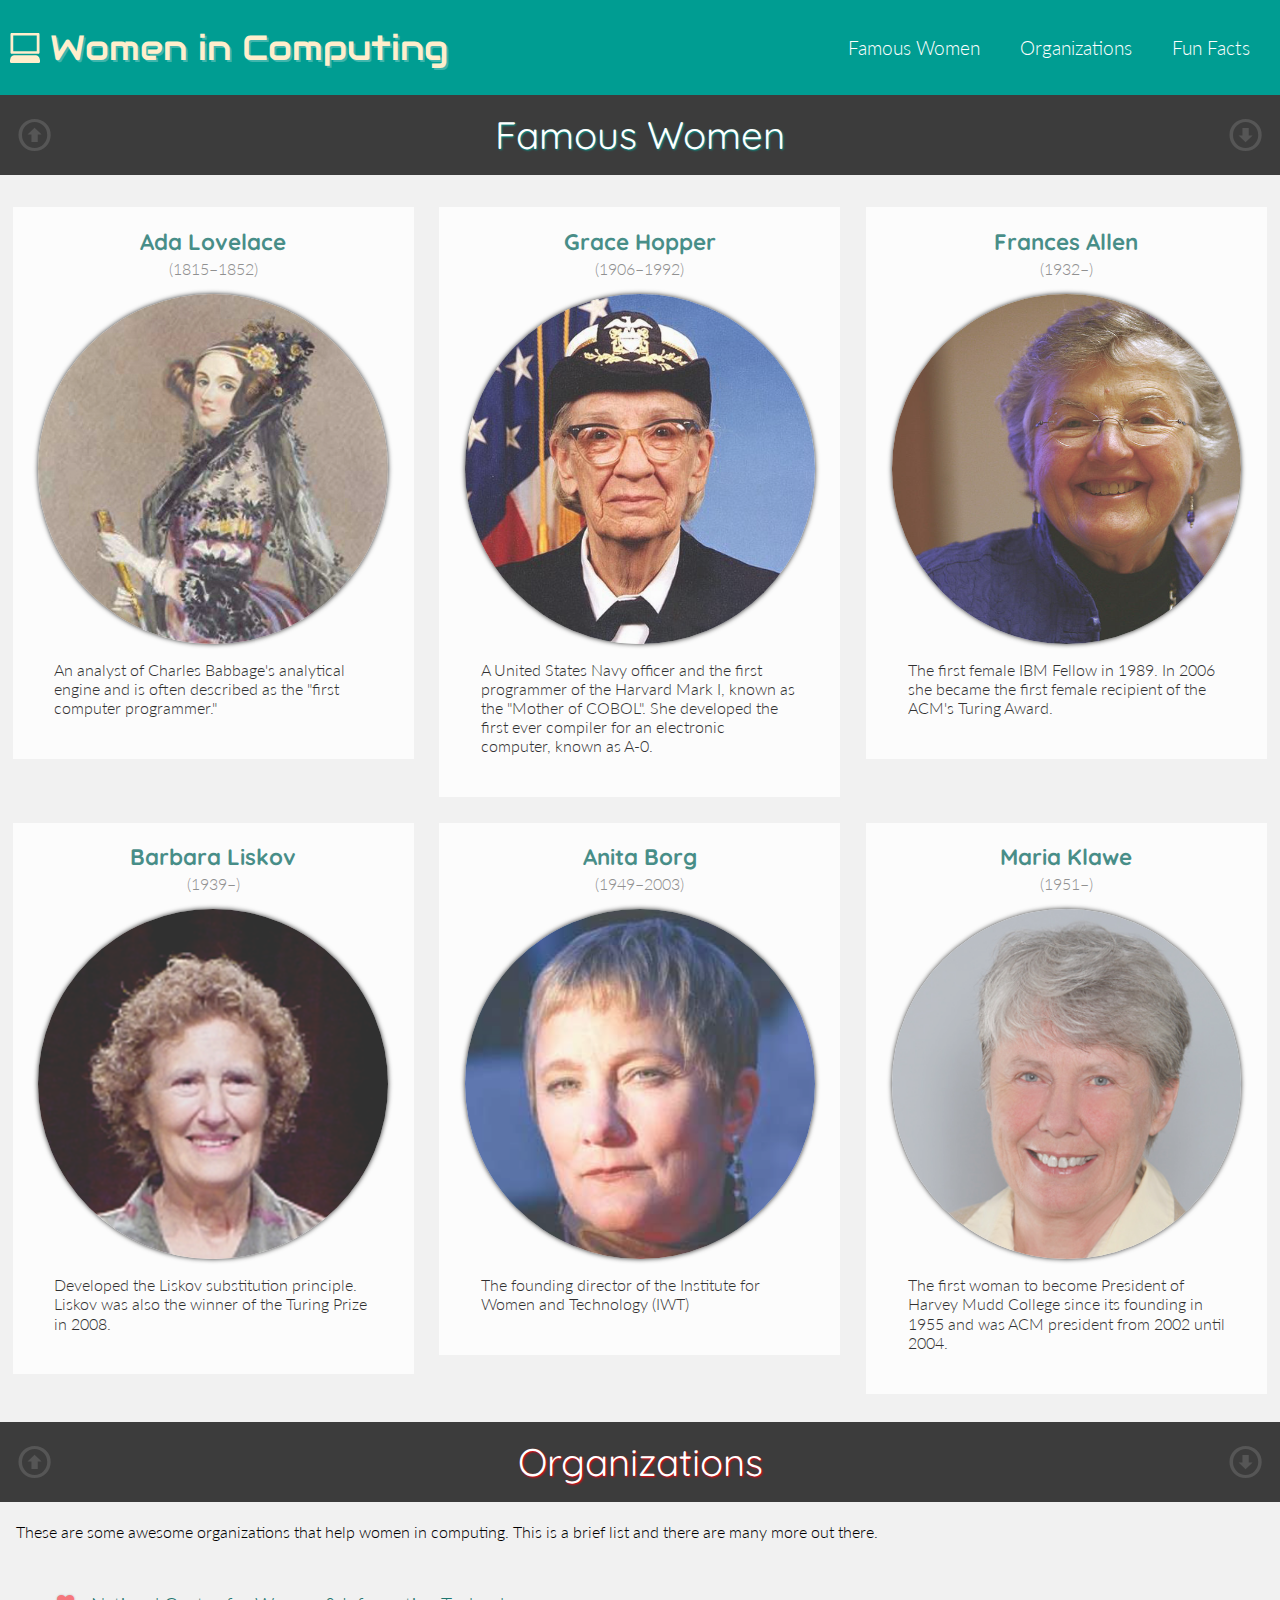
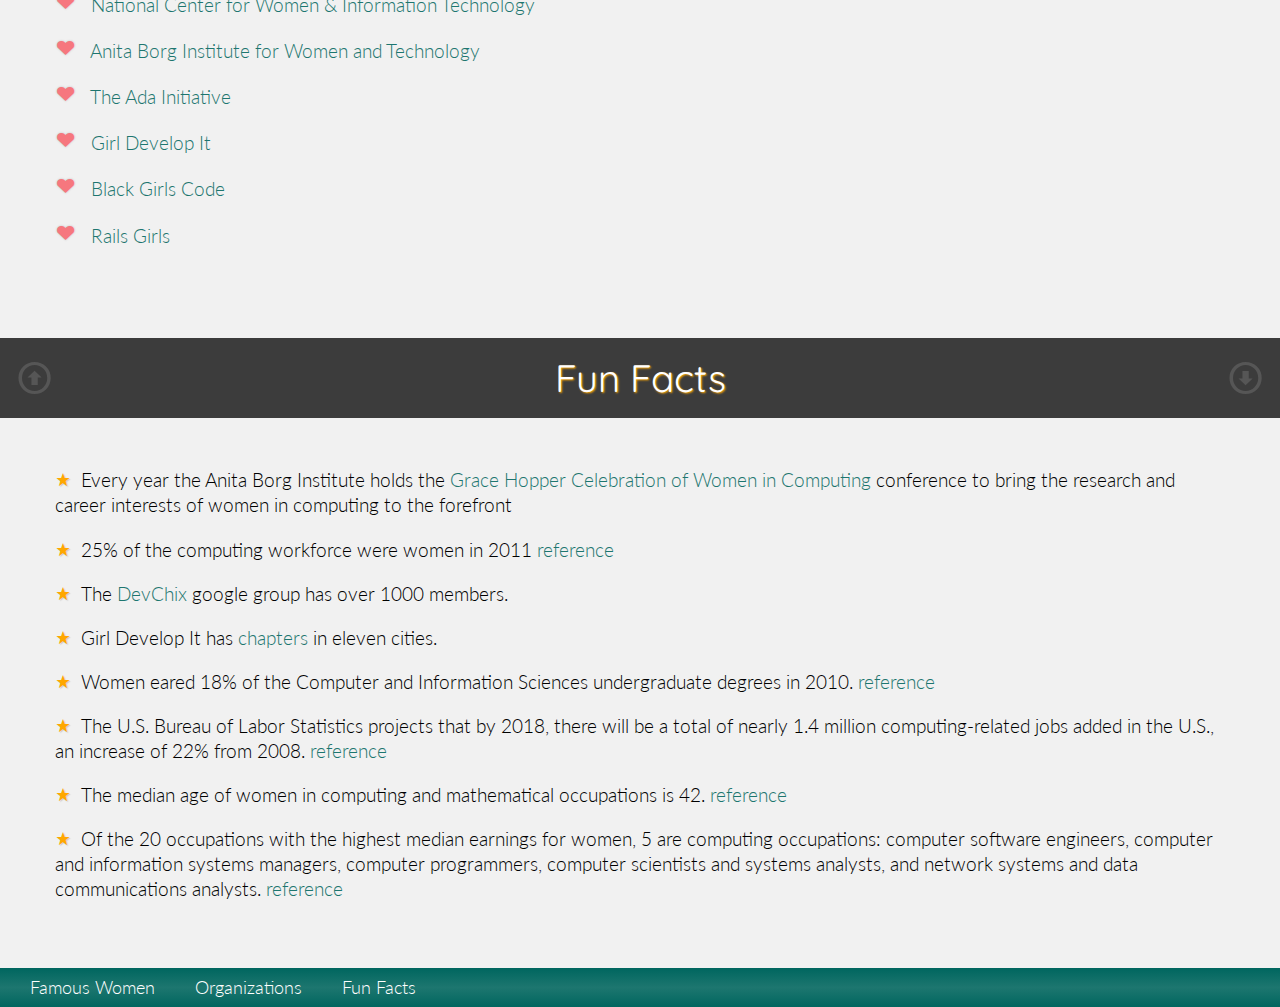
<file: class4-materials/completed-class-4/index.html>
<!DOCTYPE HTML PUBLIC "-//W3C//DTD HTML 4.01//EN" "http://www.w3.org/TR/html4/strict.dtd">
<html>
  <head>
    <title>Women in Computing</title>
    <meta http-equiv="Content-Type" content="text/html; charset=utf-8"/>
    <link href='http://fonts.googleapis.com/css?family=Audiowide|Quicksand:300,400,700|Lato:100,300,400,700,900,100italic,300italic,400italic,700italic,900italic' rel='stylesheet' type='text/css'/>
    <link rel="stylesheet" type="text/css" href="stylesheets/reset.css" />
    <link rel="stylesheet" type="text/css" href="stylesheets/styles.css" charset="utf-8"/>
    <meta name="viewport" content="width=device-width, initial-scale=1.0">
    <!--[if lt IE 9]>
    	<script src="http://css3-mediaqueries-js.googlecode.com/svn/trunk/css3-mediaqueries.js"></script>
    <![endif]-->
  </head>
  <body>
    <header>
      <h1><span>Women in Computing</span></h1>
      <nav>
        <ul>
          <li>
            <a href="#famous">Famous Women</a>
          </li>
          <li>
            <a href="#organizations">Organizations</a>
          </li>
          <li>
            <a href="#facts">Fun Facts</a>
          </li>
        </ul>
      </nav>
    </header>

    <div id="main">
      <section id="famous">
        <a name="famous"></a>
        <h2>Famous Women</h2>
        <a class="jump up" href="#">&igrave;</a>
        <a class="jump down" href="#organizations">&iacute;</a>
        <div class = "wrapper">
          <article class = "woman" itemscope itemtype = "http://schema.org/Person">
            <h3>
              <a href="http://en.wikipedia.org/wiki/Ada_Lovelace" itemprop = "url"><span itemprop = "givenName">Ada</span> <span itemprop = "familyName">Lovelace</span></a>
            </h3>

            <h4>(1815&ndash;1852)</h4>
            <img src="images/ada_lovelace.jpg" alt="Ada Lovelace" />
            <p>An analyst of Charles Babbage's analytical engine and is often
              described as the "<span itemprop = "jobTitle">first computer programmer</span>."</p>
          </article>
          <article class = "woman" itemscope itemtype = "http://schema.org/Person">
            <h3>
              <a href="http://en.wikipedia.org/wiki/Grace_Hopper" itemprop = "url"><span itemprop = "givenName">Grace</span> <span itemprop = "familyName">Hopper</span></a>
            </h3>
            <h4>(1906&ndash;1992)</h4>
            <img src="images/grace_hopper.jpg" alt ="Grace Hopper" />
            <p>A <span itemprop = "jobTitle">United States Navy</span> officer and the first programmer of the
              Harvard Mark I, known as the "Mother of COBOL". She developed the
              first ever compiler for an electronic computer, known as A-0.</p>
          </article>
          <article class = "woman" itemscope itemtype = "http://schema.org/Person">
            <h3>
              <a href="http://en.wikipedia.org/wiki/Frances_E._Allen" itemprop = "url"><span itemprop = "givenName">Frances</span> <span itemprop = "familyName">Allen</span></a>
            </h3>
            <h4>(1932&ndash;)</h4>
            <img src="images/frances_allen.jpg" alt="Frances Allen" />
            <p>The first female <span itemprop = "jobTitle">IBM Fellow</span> in 1989. In 2006 she became the first
              female recipient of the <span itemprop = "award">ACM's Turing Award.</span></p>
          </article>
          <article class="woman" itemscope itemtype = "http://schema.org/Person">
            <h3>
              <a href="http://en.wikipedia.org/wiki/Barbara_Liskov" itemprop = "url"><span itemprop = "givenName">Barbara</span> <span itemprop = "familyName">Liskov</span></a>
            </h3>
            <h4>(1939&ndash;)</h4>
            <img src="images/barbara_liskov.png" alt="Barbara Liskov" />
            <p>Developed the Liskov substitution principle. Liskov was also the
              winner of the <span itemprop = "award">Turing Prize</span> in 2008.</p>
          </article>
          <article class = "woman" itemscope itemtype = "http://schema.org/Person">
            <h3>
              <a href="http://en.wikipedia.org/wiki/Anita_Borg" itemprop = "url"><span itemprop = "givenName">Anita</span> <span itemprop = "familyName">Borg</span></a>
            </h3>
            <h4>(1949&ndash;2003)</h4>
            <img src="images/anita_borg.jpg" alt="Anita Borg" />
            <p><span itemprop = "jobTitle">The founding director of the Institute for Women and Technology (IWT)</span></p>
          </article>
          <article class = "woman" itemscope itemtype = "http://schema.org/Person">
            <h3>
              <a href="http://en.wikipedia.org/wiki/Maria_Klawe" itemprop = "url"><span itemprop = "givenName">Maria</span> <span itemprop = "familyName">Klawe</span></a>
            </h3>
            <h4>(1951&ndash;)</h4>
            <img src="images/maria_klawe.jpg" alt="Maria Klawe" />
            <p>The first woman to become <span itemprop = "jobTitle">President of Harvey Mudd College</span> since
              its founding in 1955 and was <span itemprop = "jobTitle">ACM president</span> from 2002 until 2004.</p>
          </article>
        </div>
      </section>

      <section id="organizations">
        <a name="organizations"></a>
        <h2>Organizations</h2>
        <a class="jump up" href="#famous">&igrave;</a>
        <a class="jump down" href="#facts">&iacute;</a>
        <div class = "wrapper">
          <p>These are some awesome organizations that help women in computing.
            This is a brief list and there are many more out there.</p>

          <ul>
            <li>
              <a href="http://www.ncwit.org/">National Center for Women & Information Technology</a>
              <img src="images/logos/ncwit.png" alt="National Center for Women & Information Technology logo" />
            </li>
            <li>
              <a href="http://anitaborg.org/">Anita Borg Institute for Women and Technology</a>
              <img src="images/logos/anitaborg.gif" alt="Anita Borg Institute for Women and Technology logo" />
            </li>
            <li>
              <a href="http://adainitiative.org/">The Ada Initiative</a>
              <img src="images/logos/adainitiative.png" alt="The Ada Initiative logo" />
            </li>
            <li>
              <a href="http://girldevelopit.com/">Girl Develop It</a>
              <img src="images/logos/gdi.png" alt="Girl Develop It logo" />
            </li>
            <li>
              <a href="http://www.blackgirlscode.com/">Black Girls Code</a>
              <img src="images/logos/blackgirlscode.jpg" alt="Black Girls Code logo" />
            </li>
            <li>
              <a href="http://railsgirls.com/">Rails Girls</a>
              <img src="images/logos/railsgirls.png" alt="Rails Girls logo" />
            </li>
          </ul>
        </div>
      </section>

      <section id="facts">
        <a name="facts"></a>
        <h2>Fun Facts</h2>
        <a class="jump up" href="#organizations">&igrave;</a>
        <a class="jump down" href="#bottom">&iacute;</a>
        <div class = "wrapper">
          <ul>
            <li>Every year the Anita Borg Institute holds the
              <a href="http://anitaborg.org/initiatives/ghc/">Grace Hopper
              Celebration of Women in Computing</a> conference to bring the
              research and career interests of women in computing to the
              forefront</li>
            <li>25% of the computing workforce were women in 2011
              <a href="http://www.bls.gov/cps/cpsaat11.htm">reference</a></li>
            <li>The <a href="https://twitter.com/DevChix">DevChix</a> google group has over 1000 members.</li>
            <li>Girl Develop It has <a href="http://girldevelopit.com/chapters">chapters</a> in eleven cities.</li>
            <li>Women eared 18% of the Computer and Information Sciences
              undergraduate degrees in 2010. <a href="http://www.ncwit.org/sites/default/files/resources/2012bythenumbers_web.pdf">
              reference</a></li>
            <li>The U.S. Bureau of Labor Statistics projects that by 2018, there
              will be a total of nearly 1.4 million computing-related jobs added
              in the U.S., an increase of 22% from 2008.
              <a href="http://www.ncwit.org/sites/default/files/resources/scorecard2010_printversion_web.pdf">reference</a></li>
            <li>The median age of women in computing and mathematical occupations
              is 42. <a href="http://www.ncwit.org/blog/did-you-know-demographics-technical-women">reference</a></li>
            <li>Of the 20 occupations with the highest median earnings for women,
              5 are computing occupations: computer software engineers, computer
              and information systems managers, computer programmers, computer
              scientists and systems analysts, and network systems and data
              communications analysts. <a href="http://www.ncwit.org/blog/did-you-know-demographics-technical-women">reference</a></li>
          </ul>
        </div>
      </section>
    </div>

    <footer>
      <nav>
        <ul>
          <li>
            <a href="#famous">Famous Women</a>
          </li>
          <li>
            <a href="#organizations">Organizations</a>
          </li>
          <li>
            <a href="#facts">Fun Facts</a>
          </li>
        </ul>
      </nav>
    </footer>
    <a name="bottom"></a>
  </body>
</html>
</file>
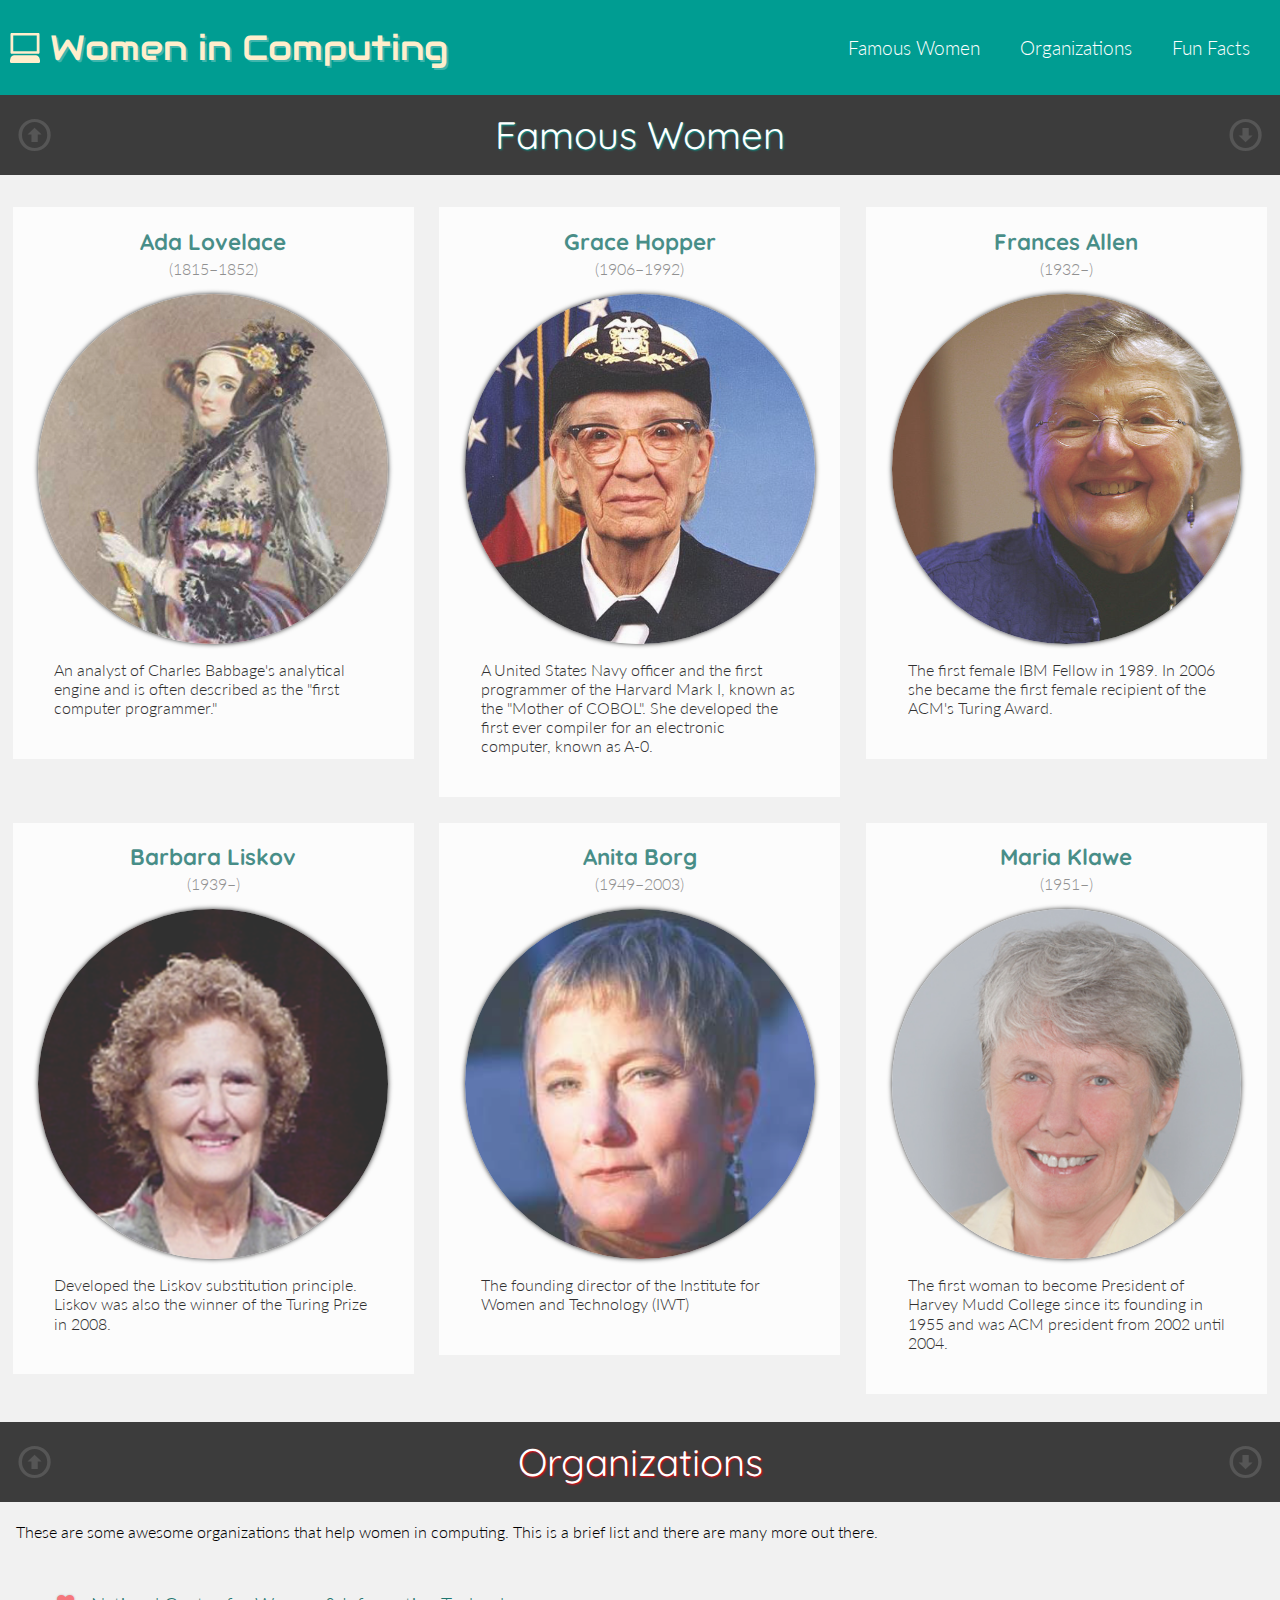
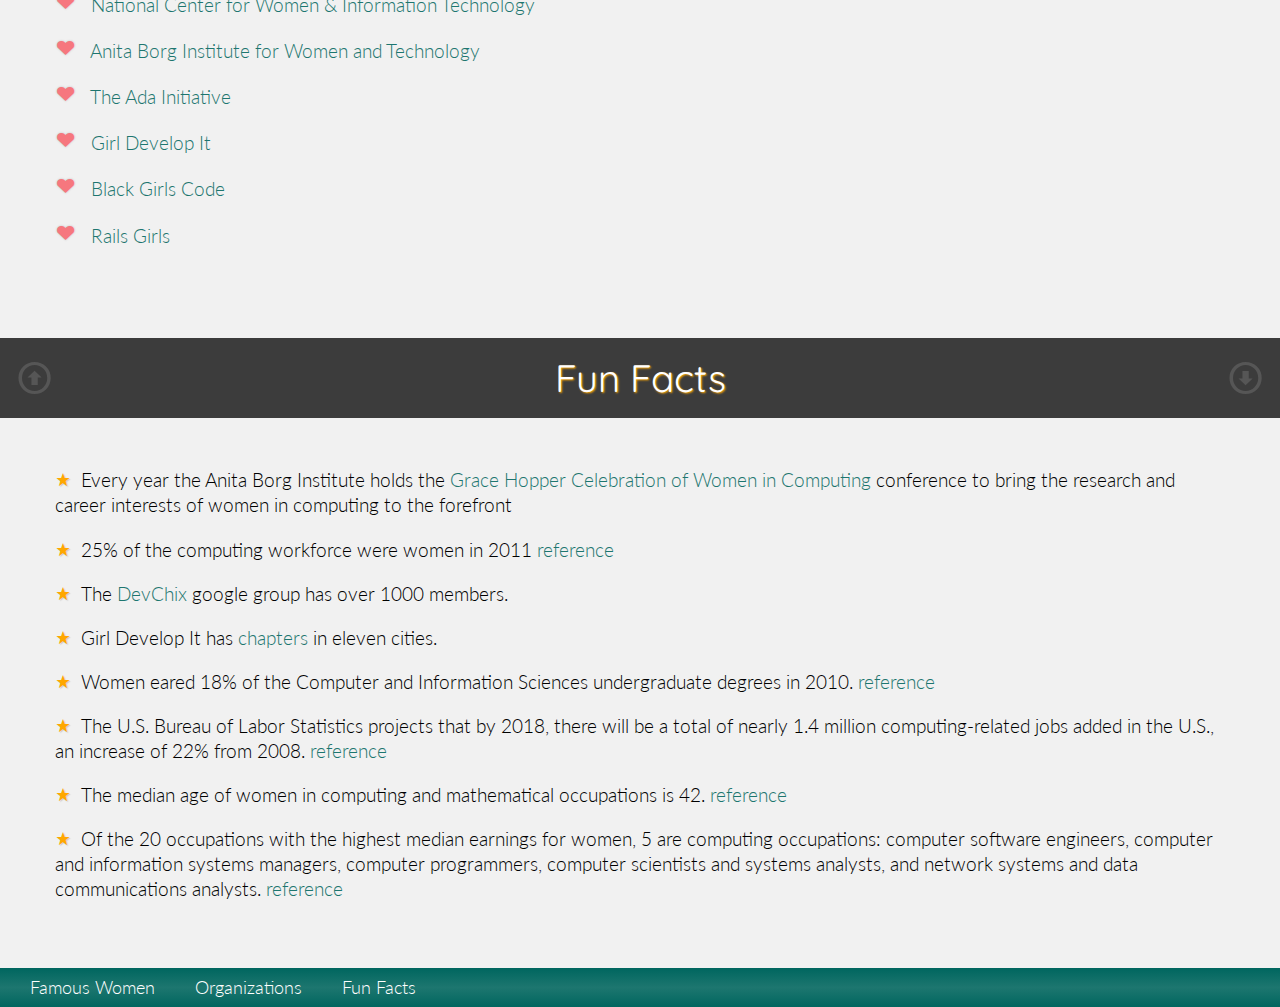
<file: class4-materials/practice-metadata/index.html>
<!DOCTYPE HTML PUBLIC "-//W3C//DTD HTML 4.01//EN" "http://www.w3.org/TR/html4/strict.dtd">
<html>
  <head>
    <title>Women in Computing</title>
    <meta http-equiv="Content-Type" content="text/html; charset=utf-8"/>
    <link href='http://fonts.googleapis.com/css?family=Audiowide|Quicksand:300,400,700|Lato:100,300,400,700,900,100italic,300italic,400italic,700italic,900italic' rel='stylesheet' type='text/css'/>
    <link rel="stylesheet" type="text/css" href="stylesheets/reset.css" />
    <link rel="stylesheet" type="text/css" href="stylesheets/styles.css" charset="utf-8"/>
  </head>
  <body>
    <header>
      <h1>Women in Computing</h1>
      <nav>
        <ul>
          <li>
            <a href="#famous">Famous Women</a>
          </li>
          <li>
            <a href="#organizations">Organizations</a>
          </li>
          <li>
            <a href="#facts">Fun Facts</a>
          </li>
        </ul>
      </nav>
    </header>

    <div id="main">
      <section id="famous">
        <a name="famous"></a>
        <h2>Famous Women</h2>
        <a class="jump up" href="#">&igrave;</a>
        <a class="jump down" href="#organizations">&iacute;</a>
        <div class = "wrapper">
          <article class = "woman" itemscope itemtype = "http://schema.org/Person">
            <h3>
              <a href="http://en.wikipedia.org/wiki/Ada_Lovelace" itemprop = "url"><span itemprop = "givenName">Ada</span> <span itemprop = "familyName">Lovelace</span></a>
            </h3>

            <h4>(1815&ndash;1852)</h4>
            <img src="images/ada_lovelace.jpg" alt="Ada Lovelace" />
            <p>An analyst of Charles Babbage's analytical engine and is often
              described as the "<span itemprop = "jobTitle">first computer programmer</span>."</p>
          </article>
          <article class = "woman" itemscope itemtype = "http://schema.org/Person">
            <h3>
              <a href="http://en.wikipedia.org/wiki/Grace_Hopper" itemprop = "url"><span itemprop = "givenName">Grace</span> <span itemprop = "familyName">Hopper</span></a>
            </h3>
            <h4>(1906&ndash;1992)</h4>
            <img src="images/grace_hopper.jpg" alt ="Grace Hopper" />
            <p>A <span itemprop = "jobTitle">United States Navy</span> officer and the first programmer of the
              Harvard Mark I, known as the "Mother of COBOL". She developed the
              first ever compiler for an electronic computer, known as A-0.</p>
          </article>
          <article class = "woman" itemscope itemtype = "http://schema.org/Person">
            <h3>
              <a href="http://en.wikipedia.org/wiki/Frances_E._Allen" itemprop = "url"><span itemprop = "givenName">Frances</span> <span itemprop = "familyName">Allen</span></a>
            </h3>
            <h4>(1932&ndash;)</h4>
            <img src="images/frances_allen.jpg" alt="Frances Allen" />
            <p>The first female <span itemprop = "jobTitle">IBM Fellow</span> in 1989. In 2006 she became the first
              female recipient of the <span itemprop = "award">ACM's Turing Award.</span></p>
          </article>
          <article class="woman" itemscope itemtype = "http://schema.org/Person">
            <h3>
              <a href="http://en.wikipedia.org/wiki/Barbara_Liskov" itemprop = "url"><span itemprop = "givenName">Barbara</span> <span itemprop = "familyName">Liskov</span></a>
            </h3>
            <h4>(1939&ndash;)</h4>
            <img src="images/barbara_liskov.png" alt="Barbara Liskov" />
            <p>Developed the Liskov substitution principle. Liskov was also the
              winner of the <span itemprop = "award">Turing Prize</span> in 2008.</p>
          </article>
          <article class = "woman" itemscope itemtype = "http://schema.org/Person">
            <h3>
              <a href="http://en.wikipedia.org/wiki/Anita_Borg" itemprop = "url"><span itemprop = "givenName">Anita</span> <span itemprop = "familyName">Borg</span></a>
            </h3>
            <h4>(1949&ndash;2003)</h4>
            <img src="images/anita_borg.jpg" alt="Anita Borg" />
            <p><span itemprop = "jobTitle">The founding director of the Institute for Women and Technology (IWT)</span></p>
          </article>
          <article class = "woman" itemscope itemtype = "http://schema.org/Person">
            <h3>
              <a href="http://en.wikipedia.org/wiki/Maria_Klawe" itemprop = "url"><span itemprop = "givenName">Maria</span> <span itemprop = "familyName">Klawe</span></a>
            </h3>
            <h4>(1951&ndash;)</h4>
            <img src="images/maria_klawe.jpg" alt="Maria Klawe" />
            <p>The first woman to become <span itemprop = "jobTitle">President of Harvey Mudd College</span> since
              its founding in 1955 and was <span itemprop = "jobTitle">ACM president</span> from 2002 until 2004.</p>
          </article>
        </div>
      </section>

      <section id="organizations">
        <a name="organizations"></a>
        <h2>Organizations</h2>
        <a class="jump up" href="#famous">&igrave;</a>
        <a class="jump down" href="#facts">&iacute;</a>
        <div class = "wrapper">
          <p>These are some awesome organizations that help women in computing.
            This is a brief list and there are many more out there.</p>

          <ul>
            <li>
              <a href="http://www.ncwit.org/">National Center for Women & Information Technology</a>
              <img src="images/logos/ncwit.png" alt="National Center for Women & Information Technology logo" />
            </li>
            <li>
              <a href="http://anitaborg.org/">Anita Borg Institute for Women and Technology</a>
              <img src="images/logos/anitaborg.gif" alt="Anita Borg Institute for Women and Technology logo" />
            </li>
            <li>
              <a href="http://adainitiative.org/">The Ada Initiative</a>
              <img src="images/logos/adainitiative.png" alt="The Ada Initiative logo" />
            </li>
            <li>
              <a href="http://girldevelopit.com/">Girl Develop It</a>
              <img src="images/logos/gdi.png" alt="Girl Develop It logo" />
            </li>
            <li>
              <a href="http://www.blackgirlscode.com/">Black Girls Code</a>
              <img src="images/logos/blackgirlscode.jpg" alt="Black Girls Code logo" />
            </li>
            <li>
              <a href="http://railsgirls.com/">Rails Girls</a>
              <img src="images/logos/railsgirls.png" alt="Rails Girls logo" />
            </li>
          </ul>
        </div>
      </section>

      <section id="facts">
        <a name="facts"></a>
        <h2>Fun Facts</h2>
        <a class="jump up" href="#organizations">&igrave;</a>
        <a class="jump down" href="#bottom">&iacute;</a>
        <div class = "wrapper">
          <ul>
            <li>Every year the Anita Borg Institute holds the
              <a href="http://anitaborg.org/initiatives/ghc/">Grace Hopper
              Celebration of Women in Computing</a> conference to bring the
              research and career interests of women in computing to the
              forefront</li>
            <li>25% of the computing workforce were women in 2011
              <a href="http://www.bls.gov/cps/cpsaat11.htm">reference</a></li>
            <li>The <a href="https://twitter.com/DevChix">DevChix</a> google group has over 1000 members.</li>
            <li>Girl Develop It has <a href="http://girldevelopit.com/chapters">chapters</a> in eleven cities.</li>
            <li>Women eared 18% of the Computer and Information Sciences
              undergraduate degrees in 2010. <a href="http://www.ncwit.org/sites/default/files/resources/2012bythenumbers_web.pdf">
              reference</a></li>
            <li>The U.S. Bureau of Labor Statistics projects that by 2018, there
              will be a total of nearly 1.4 million computing-related jobs added
              in the U.S., an increase of 22% from 2008.
              <a href="http://www.ncwit.org/sites/default/files/resources/scorecard2010_printversion_web.pdf">reference</a></li>
            <li>The median age of women in computing and mathematical occupations
              is 42. <a href="http://www.ncwit.org/blog/did-you-know-demographics-technical-women">reference</a></li>
            <li>Of the 20 occupations with the highest median earnings for women,
              5 are computing occupations: computer software engineers, computer
              and information systems managers, computer programmers, computer
              scientists and systems analysts, and network systems and data
              communications analysts. <a href="http://www.ncwit.org/blog/did-you-know-demographics-technical-women">reference</a></li>
          </ul>
        </div>
      </section>
    </div>

    <footer>
      <nav>
        <ul>
          <li>
            <a href="#famous">Famous Women</a>
          </li>
          <li>
            <a href="#organizations">Organizations</a>
          </li>
          <li>
            <a href="#facts">Fun Facts</a>
          </li>
        </ul>
      </nav>
    </footer>
    <a name="bottom"></a>
  </body>
</html>
</file>
<file: class4-materials/completed-class-4/stylesheets/styles.css>
/* General Styles */
body {
  background-color: rgb(241, 241, 241);
  font-family: 'Lato', Arial, sans-serif;
  font-size: 16px;
  font-weight: 300;
  line-height: 1.2em;
  margin: 0px auto;
  width: 100%;
}

p {
  margin: 1em;
}

a {
  color: #1D766F;
  text-decoration: none;

  -webkit-transition: all 0.3s;
  -moz-transition: all 0.3s;
  transition: all 0.3s;
}
a:hover {
  color: #BC2F36;
}

h1 {
  font-family: 'Audiowide', cursive;
  font-size: 2.2em;
  float: left;
  line-height: 75px;
  text-shadow: 2px 2px rgba(255, 255, 255, 0.25);
}

h2 {
  background-color: rgb(60, 60, 60);
  color: #FFF;
  font-family: 'Quicksand', sans-serif;
  font-size: 2.4em;
  font-weight: 400;
  line-height: 80px;
  margin: 0 0 0.5em 0;
  text-align: center;
}

h3 {
  font-family: 'Quicksand', sans-serif;
  font-size: 1.4em;
  font-weight: 700;
  margin: 0 0 0.3em 0;
  text-align: center;
}

h4 {
  color: rgb(120, 120, 120);
  font-size: 1em;
  text-align: center;
}


/* Navigation */
nav li {
  float: left;
}
nav li a {
  color: #fff;
  margin: 0 10px;
  padding: 5px 10px;
  text-decoration: none;
}
nav li a:hover {
  box-shadow: 0 0 2px rgba(0, 0, 0, 0.5);
  color: #FB000D;
}

.jump {
  color: #565656;
  font-family: 'EntypoRegular';
  font-size: 70px;
  line-height: 80px;
  position: absolute;
  text-decoration: none;
  top: 0;
}
.jump.up {
  left: 15px;
}
.jump.down {
  right: 15px;
}
.jump:hover {
  color: #BC2F36;
}


/* Header */
header {
  background-color: #009D92;
  padding: 10px;
}
header h1 {
  color: #FFEECC;
  background: url('../images/icons/it.png') no-repeat 0 50%;
  padding-left: 40px;
}
header nav {
  float: right;
  font-size: 1.2em;
  margin-left: 20px;
}
header nav li {
  line-height: 75px;
}
header nav a {
  border-radius: 6px;
}
header nav a:hover {
  background-color: #fff;
}

header:after {
  /* clearfix hack */
  content: "";
  display: table;
  clear: both;
}


/* Main */
#main section {
  margin-bottom: 1em;
  position: relative;
}
#main div.wrapper{
    width: 100%;
    max-width:1400px;
    margin: 0 auto;
}


#main section:after {
  /* clearfix hack */
  content: "";
  display: table;
  clear: both;
}


/* Famous Women */
#famous h2 {
  text-shadow: 1px 1px 2px #009D92;
}
#famous article.woman {
  background-color: white;
  float: left;
  min-height: 250px;
  margin: 1%;
  opacity: 0.8;
  padding: 2%;
  width: 27.33%;
}

#famous article:hover {
  opacity: 1;
}

#famous article:nth-child(4n) {
  clear: both;
}

#famous article img {
  border-radius: 50%;
  box-shadow: 0px 0px 5px #000;
  display: block;
  margin: 1em auto;
  width: 100%;
}
#famous article img:hover {
  -webkit-transform: rotate(-5deg);
  -moz-transform: rotate(-5deg);
  transform: rotate(-5deg);

  -webkit-transform-origin: 50% 0;
  -moz-transform-origin: 50% 0;
  transform-origin: 50% 0;
}


/* Organizations */
#organizations {
  clear: both;
  height: 500px;
}

#organizations h2 {
  text-shadow: 1px 1px 2px #FB000D;
}

#organizations ul {
  margin: 50px;
  position: relative;
}
#organizations ul li {
  font-size: 1.2em;
  line-height: 1.3em;
  margin-bottom: 1em;
  padding-left: 5px;
  max-width: 50%;
}
#organizations ul li:before {
  color: #FB000D;
  content: '6';
  font-family: 'EntypoRegular';
  font-size: 40px;
  opacity: 0.5;
  padding-right: 10px;
  text-shadow: 0px 0px 2px #888;
}
#organizations ul li:hover:before {
  opacity: 1;
}

#organizations img {
  border-radius: 20px;
  position: absolute;
  right: 20px;
  top: 0;
  max-width: 40%;
  opacity: 0;

  -webkit-transition: opacity 1s;
  -moz-transition: opacity 1s;
  transition: opacity 1s;
}
#organizations li:hover img {
  opacity: 1;
}


/* Fun Facts */
#facts h2 {
  text-shadow: 1px 1px 2px #FFA700;
}
#facts ul {
  margin: 50px;
}
#facts ul li {
  font-size: 1.2em;
  line-height: 1.3em;
  margin-bottom: 1em;
  padding-left: 5px;

  -webkit-transition: background-color 1s;
  -moz-transition: background-color 1s;
  transition: background-color 1s;
}
#facts ul li:hover {
  background-color: #fff;
  border-radius: 10px;
}
#facts ul li:before {
  color: #FFA700;
  content: '7';
  font-family: 'EntypoRegular';
  font-size: 30px;
  padding-right: 10px;
  text-shadow: 1px 1px 1px #CCC;
}
#facts ul li:hover:before {
  color: #FF6F00;
}


/* Footer */
footer {
  background-image: -webkit-linear-gradient(#00665F, #1D766F, #00665F);
  background-image: -moz-linear-gradient(#00665F, #1D766F, #00665F);
  background-image: linear-gradient(#00665F, #1D766F, #00665F);
}

footer nav {
  float: left;
  font-size: 1.1em;
  margin: 10px;
}

footer nav a:hover {
  box-shadow: none;
  color: #FFEECC;
}

footer:after {
  /* clearfix hack */
  content: "";
  display: table;
  clear: both;
}


/* Fonts */
@font-face {
  font-family: 'EntypoRegular';
  src: url('font/Entypo-webfont.eot');
  src: url('font/Entypo-webfont.eot?#iefix') format('embedded-opentype'),
       url('font/Entypo-webfont.woff') format('woff'),
       url('font/Entypo-webfont.ttf') format('truetype'),
       url('font/Entypo-webfont.svg#EntypoRegular') format('svg');
  font-weight: normal;
  font-style: normal;
}

/** Tablet view **/
@media screen and (max-width: 960px){
  h1 {
    font-size: 1.1em;
    line-height: 40px;
  }
  header nav li{
    line-height: 40px;
  }
}
/** Mobile view **/
@media screen and (max-width: 480px){
  h1{
    padding: 20px;
    line-height: 40px;
  }
  h1 span{
      display: none;
  }
  header nav{
    margin-left: 5px;
  }
 header nav li{
    line-height: 40px;
  }
  header nav li a {
    font-size: 0.9em;
    margin: 3px;
    padding: 1px;
  }
  #famous article.woman {
    float: none;
    margin: 5px auto;
    padding: 2%;
    width: 80%
  }
  h2{
    font-size: 2.0em;
  }
  #organizations{
    height:auto;
  }
  #organizations ul li{
    max-width: 100%;
  }
  #organizations ul li img{
    display:none;
  }
  footer nav li{
     line-height: 40px;
   }
  footer nav li a {
     font-size: 0.9em;
     margin: 3px;
     padding: 1px;
   }
}
</file>
<file: class4-materials/practice-metadata/stylesheets/styles.css>
/* General Styles */
body {
  background-color: rgb(241, 241, 241);
  font-family: 'Lato', Arial, sans-serif;
  font-size: 16px;
  font-weight: 300;
  line-height: 1.2em;
  margin: 0px auto;
  min-width: 960px;
  width: 100%;
}

p {
  margin: 1em;
}

a {
  color: #1D766F;
  text-decoration: none;

  -webkit-transition: all 0.3s;
  -moz-transition: all 0.3s;
  transition: all 0.3s;
}
a:hover {
  color: #BC2F36;
}

h1 {
  font-family: 'Audiowide', cursive;
  font-size: 2.2em;
  float: left;
  line-height: 75px;
  text-shadow: 2px 2px rgba(255, 255, 255, 0.25);
}

h2 {
  background-color: rgb(60, 60, 60);
  color: #FFF;
  font-family: 'Quicksand', sans-serif;
  font-size: 2.4em;
  font-weight: 400;
  line-height: 80px;
  margin: 0 0 0.5em 0;
  text-align: center;
}

h3 {
  font-family: 'Quicksand', sans-serif;
  font-size: 1.4em;
  font-weight: 700;
  margin: 0 0 0.3em 0;
  text-align: center;
}

h4 {
  color: rgb(120, 120, 120);
  font-size: 1em;
  text-align: center;
}


/* Navigation */
nav li {
  float: left;
}
nav li a {
  color: #fff;
  margin: 0 10px;
  padding: 5px 10px;
  text-decoration: none;
}
nav li a:hover {
  box-shadow: 0 0 2px rgba(0, 0, 0, 0.5);
  color: #FB000D;
}

.jump {
  color: #565656;
  font-family: 'EntypoRegular';
  font-size: 70px;
  line-height: 80px;
  position: absolute;
  text-decoration: none;
  top: 0;
}
.jump.up {
  left: 15px;
}
.jump.down {
  right: 15px;
}
.jump:hover {
  color: #BC2F36;
}


/* Header */
header {
  background-color: #009D92;
  padding: 10px;
}
header h1 {
  color: #FFEECC;
  background: url('../images/icons/it.png') no-repeat 0 50%;
  padding-left: 40px;
}
header nav {
  float: right;
  font-size: 1.2em;
  margin-left: 20px;
}
header nav li {
  line-height: 75px;
}
header nav a {
  border-radius: 6px;
}
header nav a:hover {
  background-color: #fff;
}

header:after {
  /* clearfix hack */
  content: "";
  display: table;
  clear: both;
}


/* Main */
#main section {
  margin-bottom: 1em;
  position: relative;
}
#main div.wrapper{
    width: 100%;
    max-width:1400px;
    margin: 0 auto;
}


#main section:after {
  /* clearfix hack */
  content: "";
  display: table;
  clear: both;
}


/* Famous Women */
#famous h2 {
  text-shadow: 1px 1px 2px #009D92;
}
#famous article.woman {
  background-color: white;
  float: left;
  min-height: 250px;
  margin: 1%;
  opacity: 0.8;
  padding: 2%;
  width: 27.33%;
}

#famous article:hover {
  opacity: 1;
}

#famous article:nth-child(4n) {
  clear: both;
}

#famous article img {
  border-radius: 50%;
  box-shadow: 0px 0px 5px #000;
  display: block;
  margin: 1em auto;
  width: 100%;
}
#famous article img:hover {
  -webkit-transform: rotate(-5deg);
  -moz-transform: rotate(-5deg);
  transform: rotate(-5deg);

  -webkit-transform-origin: 50% 0;
  -moz-transform-origin: 50% 0;
  transform-origin: 50% 0;
}


/* Organizations */
#organizations {
  clear: both;
  height: 500px;
}

#organizations h2 {
  text-shadow: 1px 1px 2px #FB000D;
}

#organizations ul {
  margin: 50px;
  position: relative;
}
#organizations ul li {
  font-size: 1.2em;
  line-height: 1.3em;
  margin-bottom: 1em;
  padding-left: 5px;
  max-width: 50%;
}
#organizations ul li:before {
  color: #FB000D;
  content: '6';
  font-family: 'EntypoRegular';
  font-size: 40px;
  opacity: 0.5;
  padding-right: 10px;
  text-shadow: 0px 0px 2px #888;
}
#organizations ul li:hover:before {
  opacity: 1;
}

#organizations img {
  border-radius: 20px;
  position: absolute;
  right: 20px;
  top: 0;
  max-width: 40%;
  opacity: 0;

  -webkit-transition: opacity 1s;
  -moz-transition: opacity 1s;
  transition: opacity 1s;
}
#organizations li:hover img {
  opacity: 1;
}


/* Fun Facts */
#facts h2 {
  text-shadow: 1px 1px 2px #FFA700;
}
#facts ul {
  margin: 50px;
}
#facts ul li {
  font-size: 1.2em;
  line-height: 1.3em;
  margin-bottom: 1em;
  padding-left: 5px;

  -webkit-transition: background-color 1s;
  -moz-transition: background-color 1s;
  transition: background-color 1s;
}
#facts ul li:hover {
  background-color: #fff;
  border-radius: 10px;
}
#facts ul li:before {
  color: #FFA700;
  content: '7';
  font-family: 'EntypoRegular';
  font-size: 30px;
  padding-right: 10px;
  text-shadow: 1px 1px 1px #CCC;
}
#facts ul li:hover:before {
  color: #FF6F00;
}


/* Footer */
footer {
  background-image: -webkit-linear-gradient(#00665F, #1D766F, #00665F);
  background-image: -moz-linear-gradient(#00665F, #1D766F, #00665F);
  background-image: linear-gradient(#00665F, #1D766F, #00665F);
}

footer nav {
  float: left;
  font-size: 1.1em;
  margin: 10px;
}

footer nav a:hover {
  box-shadow: none;
  color: #FFEECC;
}

footer:after {
  /* clearfix hack */
  content: "";
  display: table;
  clear: both;
}


/* Fonts */
@font-face {
  font-family: 'EntypoRegular';
  src: url('font/Entypo-webfont.eot');
  src: url('font/Entypo-webfont.eot?#iefix') format('embedded-opentype'),
       url('font/Entypo-webfont.woff') format('woff'),
       url('font/Entypo-webfont.ttf') format('truetype'),
       url('font/Entypo-webfont.svg#EntypoRegular') format('svg');
  font-weight: normal;
  font-style: normal;
}
</file>
